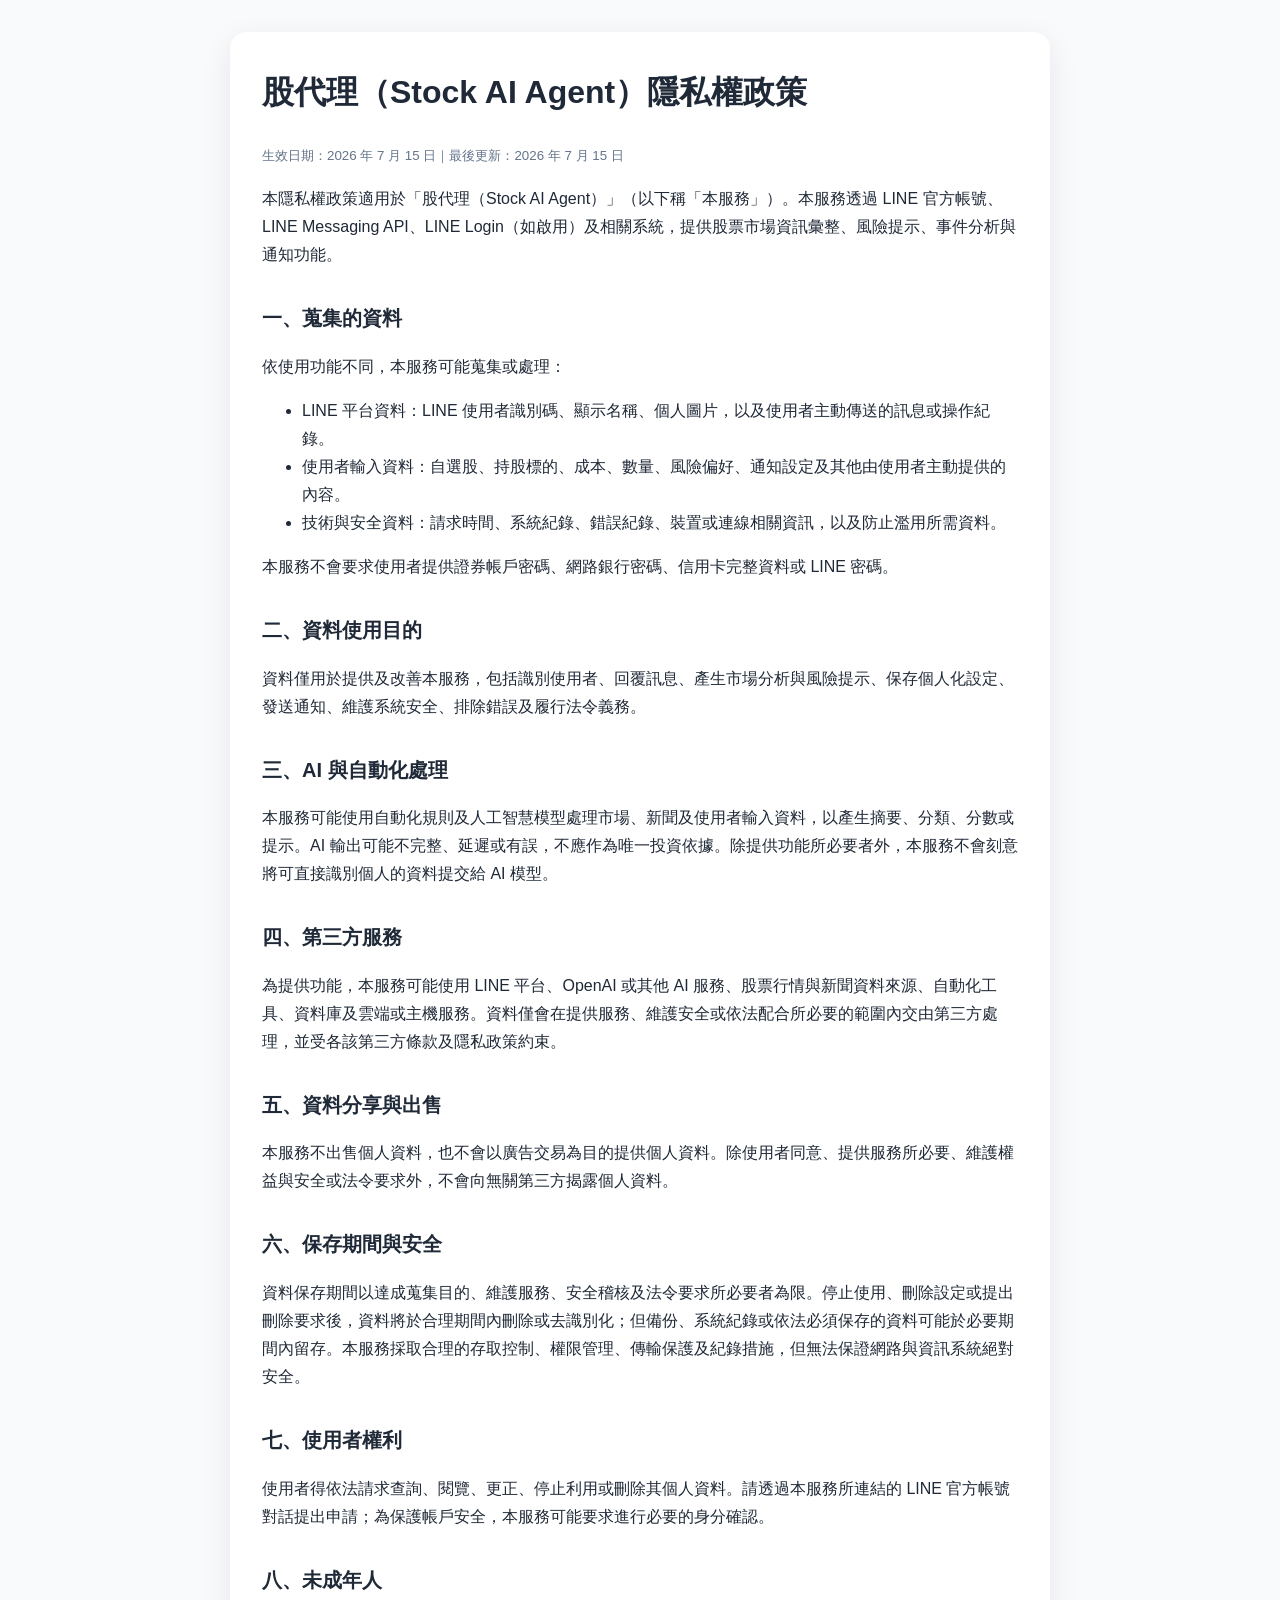
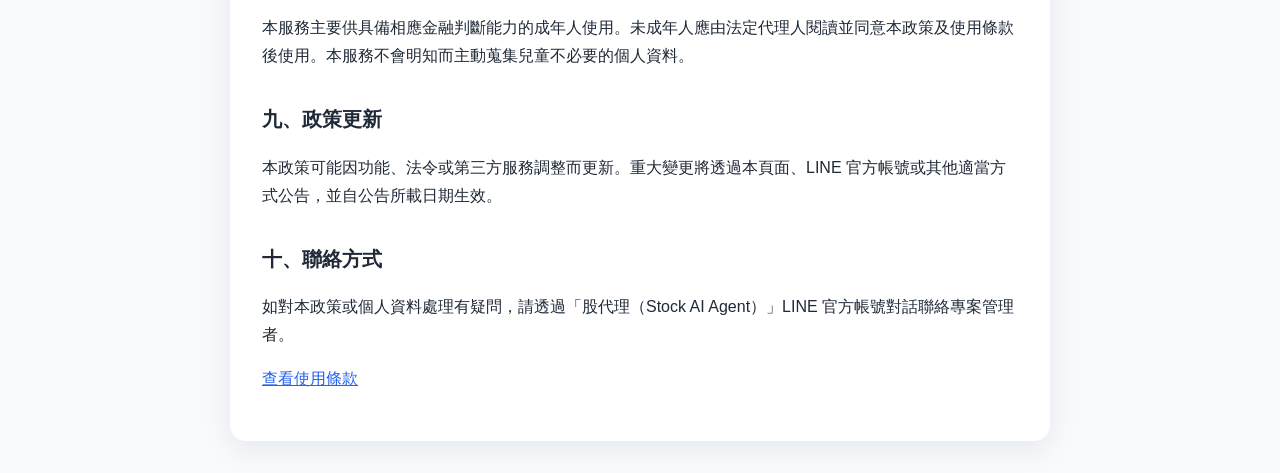
<file: stock-ai-agent/legal/privacy-policy.html>
<!doctype html>
<html lang="zh-Hant">
<head>
  <meta charset="utf-8">
  <meta name="viewport" content="width=device-width, initial-scale=1">
  <meta name="robots" content="index,follow">
  <title>股代理（Stock AI Agent）隱私權政策</title>
  <style>
    body{font-family:-apple-system,BlinkMacSystemFont,"Segoe UI","Noto Sans TC",sans-serif;line-height:1.75;color:#1f2937;max-width:820px;margin:0 auto;padding:32px 20px;background:#f8fafc}
    main{background:#fff;padding:32px;border-radius:16px;box-shadow:0 8px 30px rgba(15,23,42,.08)}
    h1{font-size:2rem;margin-top:0}h2{margin-top:2rem;font-size:1.25rem}a{color:#2563eb}small{color:#64748b}
  </style>
</head>
<body>
<main>
  <h1>股代理（Stock AI Agent）隱私權政策</h1>
  <p><small>生效日期：2026 年 7 月 15 日｜最後更新：2026 年 7 月 15 日</small></p>
  <p>本隱私權政策適用於「股代理（Stock AI Agent）」（以下稱「本服務」）。本服務透過 LINE 官方帳號、LINE Messaging API、LINE Login（如啟用）及相關系統，提供股票市場資訊彙整、風險提示、事件分析與通知功能。</p>

  <h2>一、蒐集的資料</h2>
  <p>依使用功能不同，本服務可能蒐集或處理：</p>
  <ul>
    <li>LINE 平台資料：LINE 使用者識別碼、顯示名稱、個人圖片，以及使用者主動傳送的訊息或操作紀錄。</li>
    <li>使用者輸入資料：自選股、持股標的、成本、數量、風險偏好、通知設定及其他由使用者主動提供的內容。</li>
    <li>技術與安全資料：請求時間、系統紀錄、錯誤紀錄、裝置或連線相關資訊，以及防止濫用所需資料。</li>
  </ul>
  <p>本服務不會要求使用者提供證券帳戶密碼、網路銀行密碼、信用卡完整資料或 LINE 密碼。</p>

  <h2>二、資料使用目的</h2>
  <p>資料僅用於提供及改善本服務，包括識別使用者、回覆訊息、產生市場分析與風險提示、保存個人化設定、發送通知、維護系統安全、排除錯誤及履行法令義務。</p>

  <h2>三、AI 與自動化處理</h2>
  <p>本服務可能使用自動化規則及人工智慧模型處理市場、新聞及使用者輸入資料，以產生摘要、分類、分數或提示。AI 輸出可能不完整、延遲或有誤，不應作為唯一投資依據。除提供功能所必要者外，本服務不會刻意將可直接識別個人的資料提交給 AI 模型。</p>

  <h2>四、第三方服務</h2>
  <p>為提供功能，本服務可能使用 LINE 平台、OpenAI 或其他 AI 服務、股票行情與新聞資料來源、自動化工具、資料庫及雲端或主機服務。資料僅會在提供服務、維護安全或依法配合所必要的範圍內交由第三方處理，並受各該第三方條款及隱私政策約束。</p>

  <h2>五、資料分享與出售</h2>
  <p>本服務不出售個人資料，也不會以廣告交易為目的提供個人資料。除使用者同意、提供服務所必要、維護權益與安全或法令要求外，不會向無關第三方揭露個人資料。</p>

  <h2>六、保存期間與安全</h2>
  <p>資料保存期間以達成蒐集目的、維護服務、安全稽核及法令要求所必要者為限。停止使用、刪除設定或提出刪除要求後，資料將於合理期間內刪除或去識別化；但備份、系統紀錄或依法必須保存的資料可能於必要期間內留存。本服務採取合理的存取控制、權限管理、傳輸保護及紀錄措施，但無法保證網路與資訊系統絕對安全。</p>

  <h2>七、使用者權利</h2>
  <p>使用者得依法請求查詢、閱覽、更正、停止利用或刪除其個人資料。請透過本服務所連結的 LINE 官方帳號對話提出申請；為保護帳戶安全，本服務可能要求進行必要的身分確認。</p>

  <h2>八、未成年人</h2>
  <p>本服務主要供具備相應金融判斷能力的成年人使用。未成年人應由法定代理人閱讀並同意本政策及使用條款後使用。本服務不會明知而主動蒐集兒童不必要的個人資料。</p>

  <h2>九、政策更新</h2>
  <p>本政策可能因功能、法令或第三方服務調整而更新。重大變更將透過本頁面、LINE 官方帳號或其他適當方式公告，並自公告所載日期生效。</p>

  <h2>十、聯絡方式</h2>
  <p>如對本政策或個人資料處理有疑問，請透過「股代理（Stock AI Agent）」LINE 官方帳號對話聯絡專案管理者。</p>

  <p><a href="terms-of-use.html">查看使用條款</a></p>
</main>
</body>
</html>
</file>
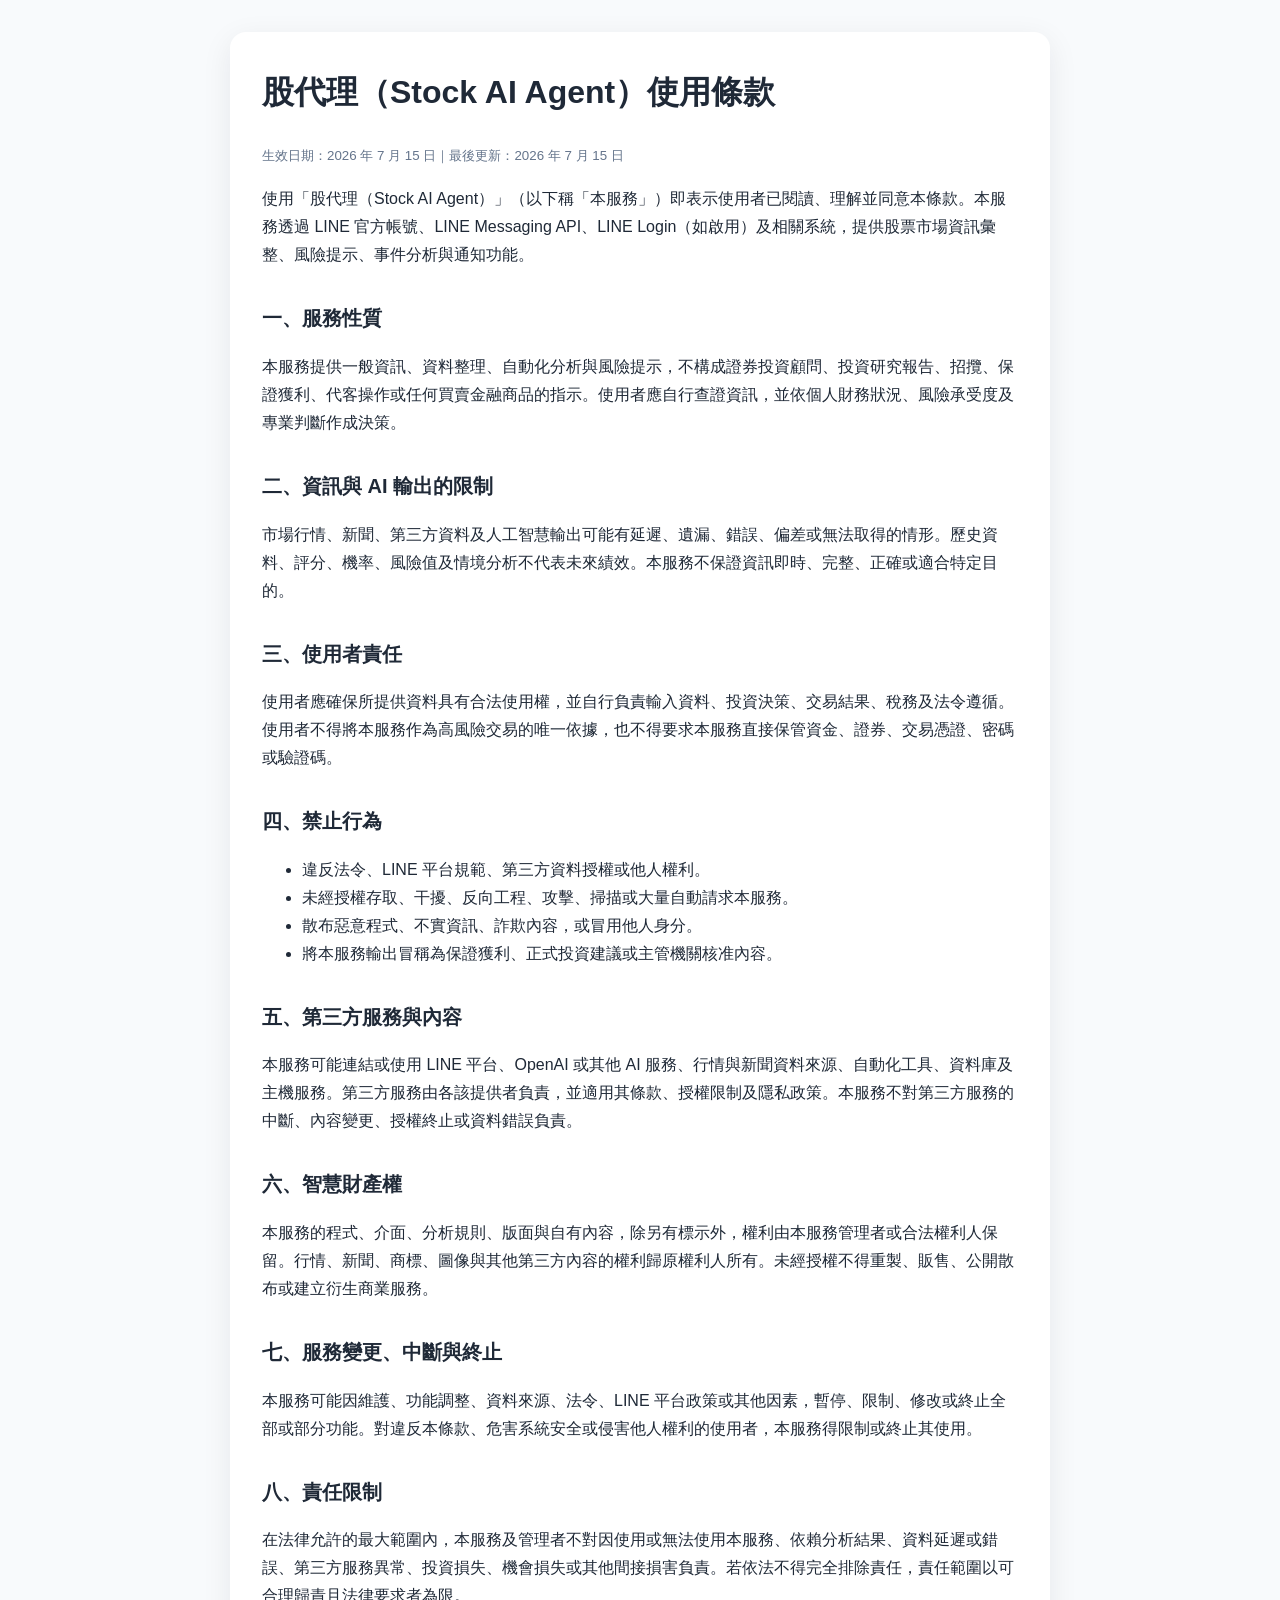
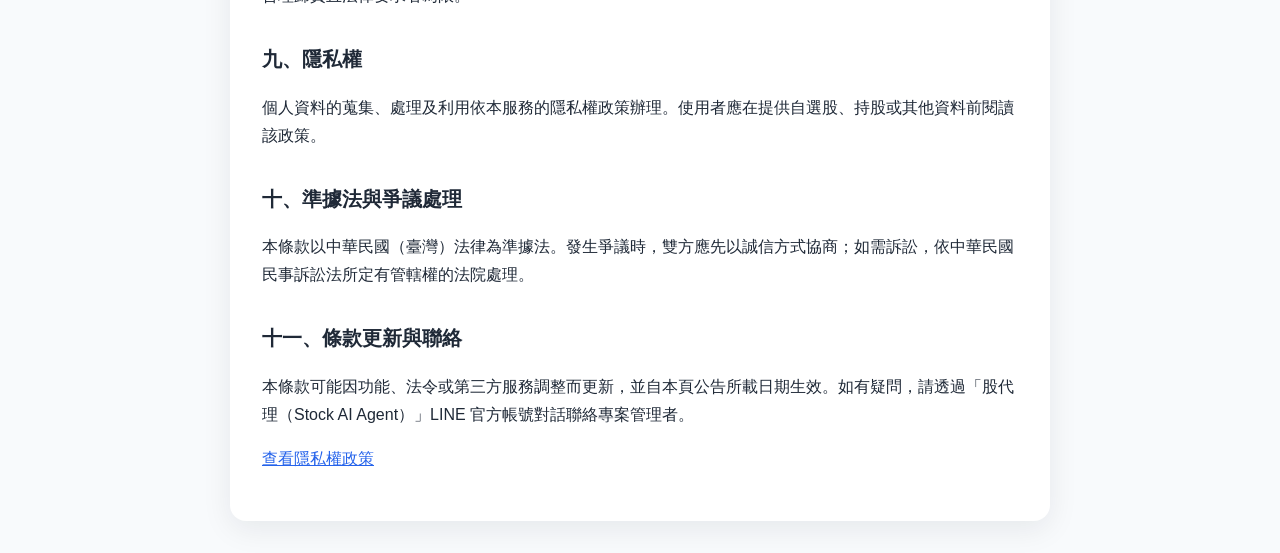
<file: stock-ai-agent/legal/terms-of-use.html>
<!doctype html>
<html lang="zh-Hant">
<head>
  <meta charset="utf-8">
  <meta name="viewport" content="width=device-width, initial-scale=1">
  <meta name="robots" content="index,follow">
  <title>股代理（Stock AI Agent）使用條款</title>
  <style>
    body{font-family:-apple-system,BlinkMacSystemFont,"Segoe UI","Noto Sans TC",sans-serif;line-height:1.75;color:#1f2937;max-width:820px;margin:0 auto;padding:32px 20px;background:#f8fafc}
    main{background:#fff;padding:32px;border-radius:16px;box-shadow:0 8px 30px rgba(15,23,42,.08)}
    h1{font-size:2rem;margin-top:0}h2{margin-top:2rem;font-size:1.25rem}a{color:#2563eb}small{color:#64748b}
  </style>
</head>
<body>
<main>
  <h1>股代理（Stock AI Agent）使用條款</h1>
  <p><small>生效日期：2026 年 7 月 15 日｜最後更新：2026 年 7 月 15 日</small></p>
  <p>使用「股代理（Stock AI Agent）」（以下稱「本服務」）即表示使用者已閱讀、理解並同意本條款。本服務透過 LINE 官方帳號、LINE Messaging API、LINE Login（如啟用）及相關系統，提供股票市場資訊彙整、風險提示、事件分析與通知功能。</p>

  <h2>一、服務性質</h2>
  <p>本服務提供一般資訊、資料整理、自動化分析與風險提示，不構成證券投資顧問、投資研究報告、招攬、保證獲利、代客操作或任何買賣金融商品的指示。使用者應自行查證資訊，並依個人財務狀況、風險承受度及專業判斷作成決策。</p>

  <h2>二、資訊與 AI 輸出的限制</h2>
  <p>市場行情、新聞、第三方資料及人工智慧輸出可能有延遲、遺漏、錯誤、偏差或無法取得的情形。歷史資料、評分、機率、風險值及情境分析不代表未來績效。本服務不保證資訊即時、完整、正確或適合特定目的。</p>

  <h2>三、使用者責任</h2>
  <p>使用者應確保所提供資料具有合法使用權，並自行負責輸入資料、投資決策、交易結果、稅務及法令遵循。使用者不得將本服務作為高風險交易的唯一依據，也不得要求本服務直接保管資金、證券、交易憑證、密碼或驗證碼。</p>

  <h2>四、禁止行為</h2>
  <ul>
    <li>違反法令、LINE 平台規範、第三方資料授權或他人權利。</li>
    <li>未經授權存取、干擾、反向工程、攻擊、掃描或大量自動請求本服務。</li>
    <li>散布惡意程式、不實資訊、詐欺內容，或冒用他人身分。</li>
    <li>將本服務輸出冒稱為保證獲利、正式投資建議或主管機關核准內容。</li>
  </ul>

  <h2>五、第三方服務與內容</h2>
  <p>本服務可能連結或使用 LINE 平台、OpenAI 或其他 AI 服務、行情與新聞資料來源、自動化工具、資料庫及主機服務。第三方服務由各該提供者負責，並適用其條款、授權限制及隱私政策。本服務不對第三方服務的中斷、內容變更、授權終止或資料錯誤負責。</p>

  <h2>六、智慧財產權</h2>
  <p>本服務的程式、介面、分析規則、版面與自有內容，除另有標示外，權利由本服務管理者或合法權利人保留。行情、新聞、商標、圖像與其他第三方內容的權利歸原權利人所有。未經授權不得重製、販售、公開散布或建立衍生商業服務。</p>

  <h2>七、服務變更、中斷與終止</h2>
  <p>本服務可能因維護、功能調整、資料來源、法令、LINE 平台政策或其他因素，暫停、限制、修改或終止全部或部分功能。對違反本條款、危害系統安全或侵害他人權利的使用者，本服務得限制或終止其使用。</p>

  <h2>八、責任限制</h2>
  <p>在法律允許的最大範圍內，本服務及管理者不對因使用或無法使用本服務、依賴分析結果、資料延遲或錯誤、第三方服務異常、投資損失、機會損失或其他間接損害負責。若依法不得完全排除責任，責任範圍以可合理歸責且法律要求者為限。</p>

  <h2>九、隱私權</h2>
  <p>個人資料的蒐集、處理及利用依本服務的隱私權政策辦理。使用者應在提供自選股、持股或其他資料前閱讀該政策。</p>

  <h2>十、準據法與爭議處理</h2>
  <p>本條款以中華民國（臺灣）法律為準據法。發生爭議時，雙方應先以誠信方式協商；如需訴訟，依中華民國民事訴訟法所定有管轄權的法院處理。</p>

  <h2>十一、條款更新與聯絡</h2>
  <p>本條款可能因功能、法令或第三方服務調整而更新，並自本頁公告所載日期生效。如有疑問，請透過「股代理（Stock AI Agent）」LINE 官方帳號對話聯絡專案管理者。</p>

  <p><a href="privacy-policy.html">查看隱私權政策</a></p>
</main>
</body>
</html>
</file>
